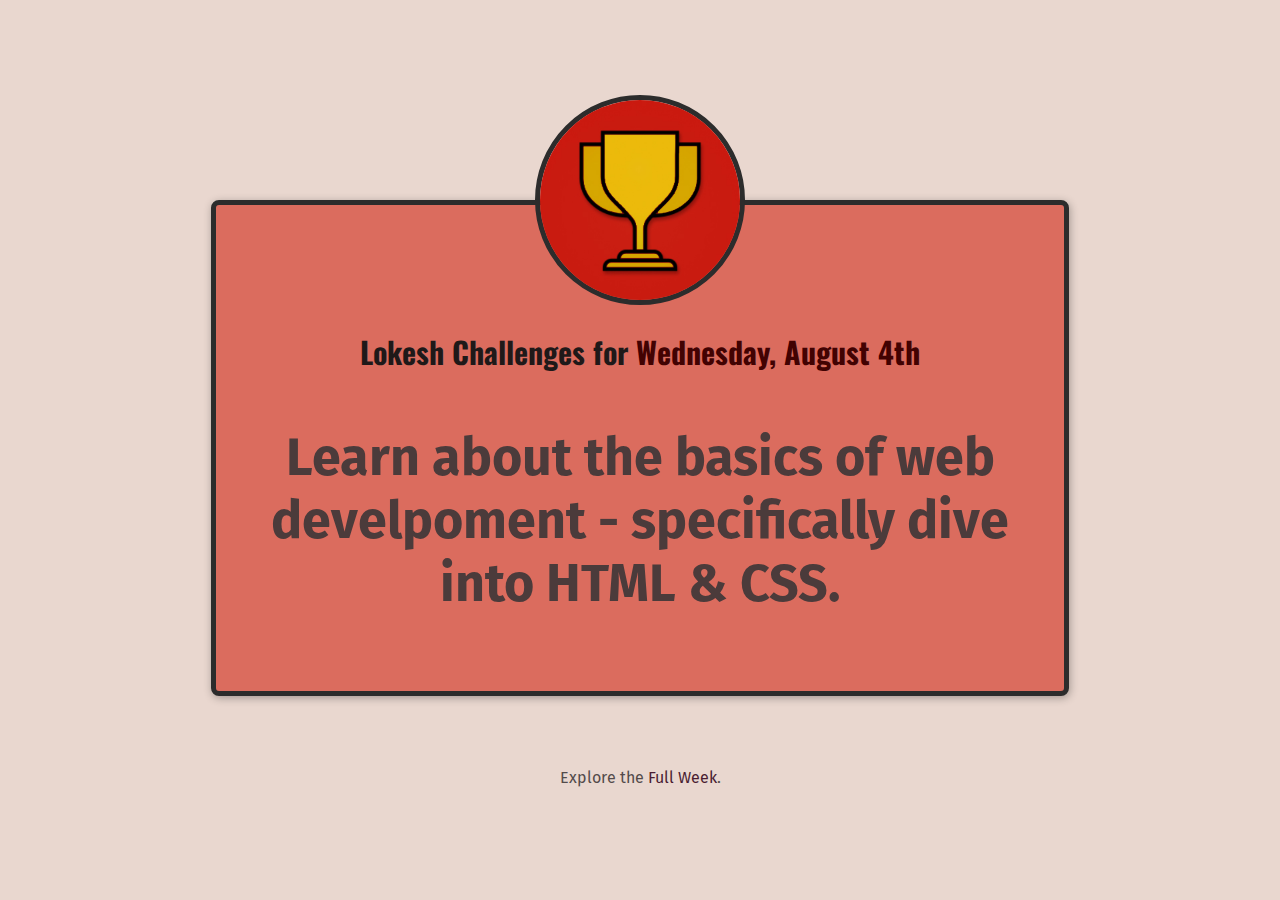
<file: 1st project/index.html>
<!DOCTYPE html>
<html>
  <head>
    <link rel="preconnect" href="https://fonts.googleapis.com" />
    <link rel="preconnect" href="https://fonts.gstatic.com" crossorigin />
    <link
      href="https://fonts.googleapis.com/css2?family=Fira+Sans:ital,wght@0,700;1,300&family=Oswald:wght@700&display=swap"
      rel="stylesheet"
    />
    <link
      href="https://fonts.googleapis.com/css2?family=Fira+Sans:ital,wght@0,700;1,400&family=Oswald:wght@700&display=swap"
      rel="stylesheet"
    />
    <link href="styles/shared.css" rel="stylesheet" />
    <link href="styles/daily-challenge.css" rel="stylesheet" />
    <title>My Daily Challenge</title>
  </head>
  <body>
    <main>
      <img src="images/challenges-trophy.jpg" alt="A tropy" />
      <h1>Lokesh Challenges for <span>Wednesday, August 4th</span></h1>
      <p id="todays-challenge">
        Learn about the basics of web develpoment - specifically dive into HTML
        & CSS.
      </p>
    </main>
    <footer>
      <p>
        Explore the
        <a href="full-week.html">Full Week</a>.
      </p>
    </footer>
  </body>
</html>
</file>
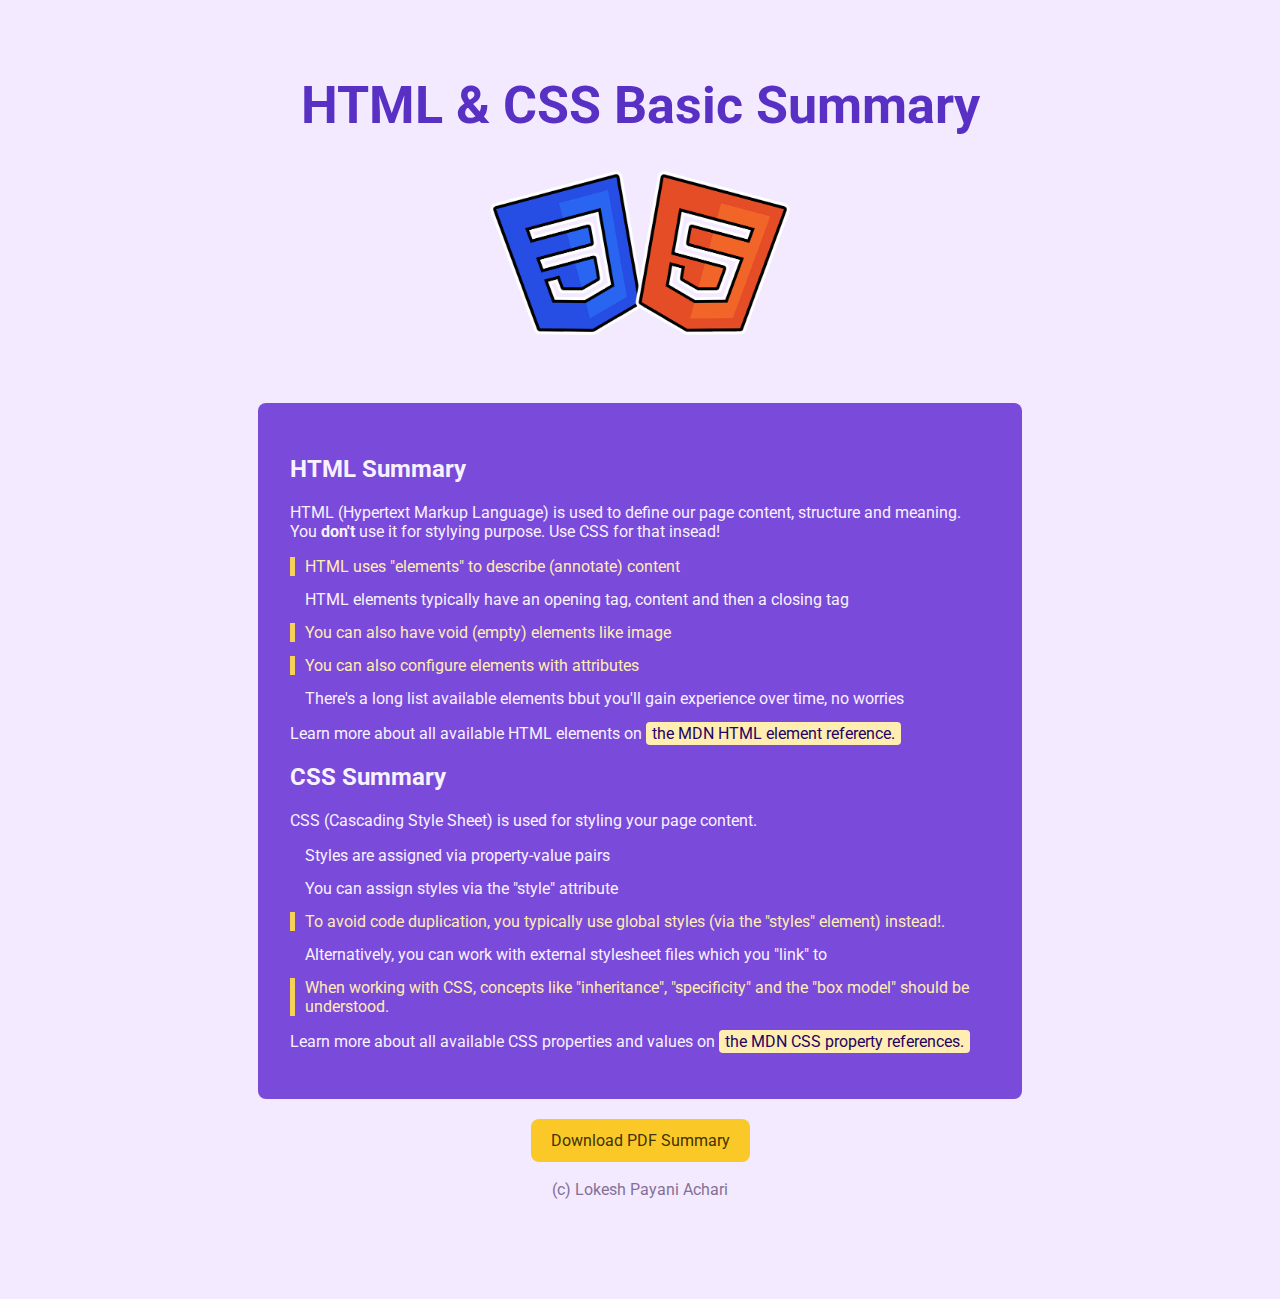
<file: 2nd Project/index.html>
<!DOCTYPE html>
<html lang="en">
  <head>
    <meta charset="UTF-8" />
    <link rel="stylesheet" href="styles/styles.css" />
    <link rel="preconnect" href="https://fonts.gstatic.com" crossorigin />
    <link
      href="https://fonts.googleapis.com/css2?family=Fira+Sans:ital,wght@0,700;1,300&family=Roboto:wght@400;900&display=swap"
      rel="stylesheet"
    />
    <title>2nd Project</title>
  </head>
  <body>
    <header>
      <h1>HTML & CSS Basic Summary</h1>
      <img src="images/html-css.png" alt="css image" />
    </header>
    <main>
      <section>
        <h2>HTML Summary</h2>
        <p>
          HTML (Hypertext Markup Language) is used to define our page content,
          structure and meaning. You <strong>don't</strong> use it for stylying
          purpose. Use CSS for that insead!
        </p>
        <ul id="html-list">
          <li class="extra-important">
            HTML uses "elements" to describe (annotate) content
          </li>
          <li>
            HTML elements typically have an opening tag, content and then a
            closing tag
          </li>
          <li class="extra-important">
            You can also have void (empty) elements like image
          </li>
          <li class="extra-important">
            You can also configure elements with attributes
          </li>
          <li>
            There's a long list available elements bbut you'll gain experience
            over time, no worries
          </li>
        </ul>
        <p>
          Learn more about all available HTML elements on
          <a href="https://developer.mozilla.org/en-US/docs/Web/HTML/Element"
            >the MDN HTML element reference.</a
          >
        </p>
      </section>
      <section>
        <h2>CSS Summary</h2>
        <p>
          CSS (Cascading Style Sheet) is used for styling your page content.
        </p>
        <ul id="css-list">
          <li>Styles are assigned via property-value pairs</li>
          <li>You can assign styles via the "style" attribute</li>
          <li class="extra-important">
            To avoid code duplication, you typically use global styles (via the
            "styles" element) instead!.
          </li>
          <li>
            Alternatively, you can work with external stylesheet files which you
            "link" to
          </li>
          <li class="extra-important">
            When working with CSS, concepts like "inheritance", "specificity"
            and the "box model" should be understood.
          </li>
        </ul>
        <p>
          Learn more about all available CSS properties and values on
          <a href="https://developer.mozilla.org/en-US/docs/Web/CSS/Reference"
            >the MDN CSS property references.</a
          >
        </p>
      </section>
    </main>
    <footer>
      <a href="pdfs/html-css-basics-summary.pdf" target="_blank"
        >Download PDF Summary</a
      >
      <p>(c) Lokesh Payani Achari</p>
    </footer>
  </body>
</html>
</file>
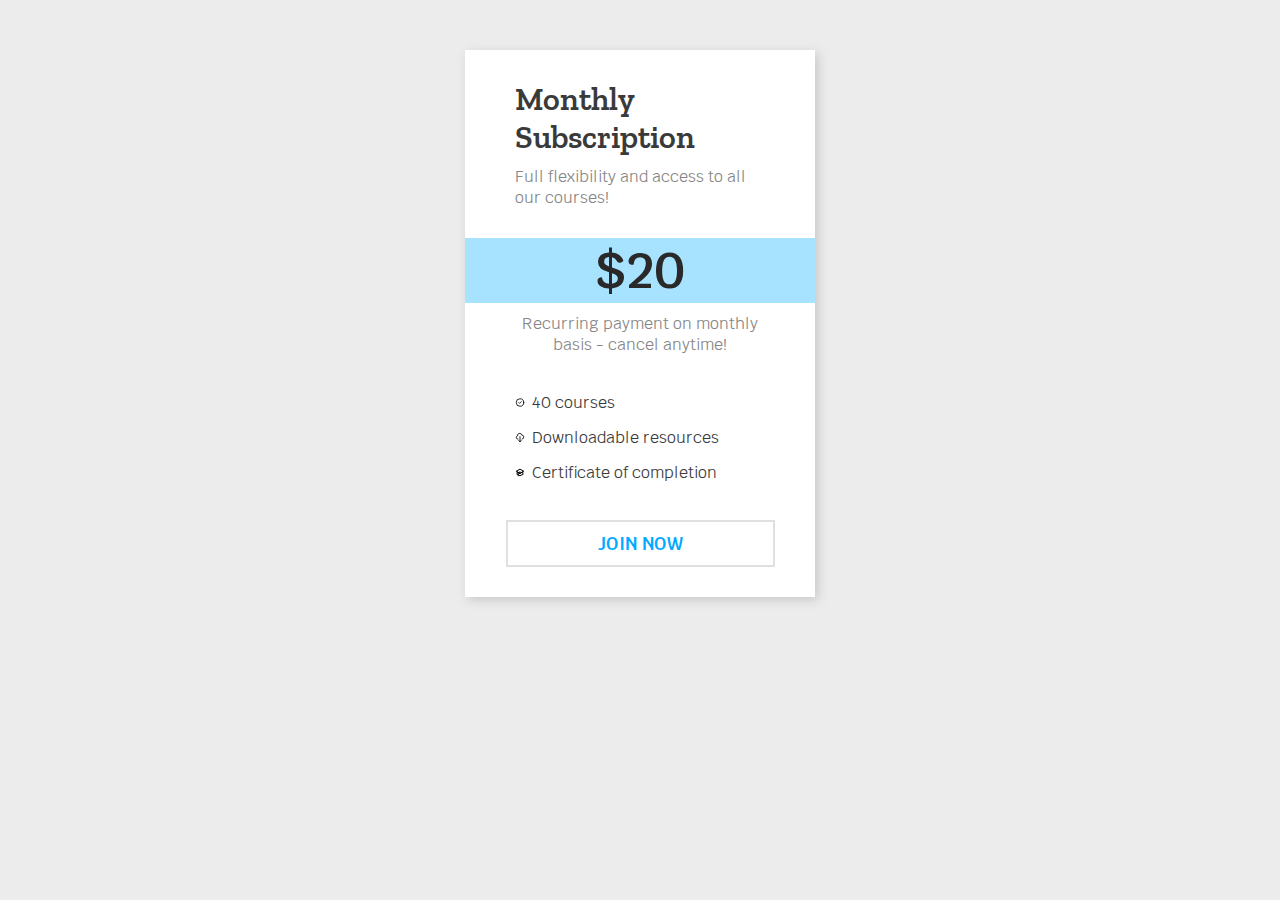
<file: BestCourses/index.html>
<!DOCTYPE html>
<html lang="en">
<head>
    <meta charset="UTF-8">
    <meta http-equiv="X-UA-Compatible" content="IE=edge">
    <meta name="viewport" content="width=device-width, initial-scale=1.0">
    <link rel="preconnect" href="https://fonts.googleapis.com">
    <link rel="preconnect" href="https://fonts.gstatic.com" crossorigin>
    <link href="https://fonts.googleapis.com/css2?family=Krub:wght@400;600&family=Zilla+Slab:wght@400;600&display=swap" rel="stylesheet">
    <link rel="stylesheet" href="styles.css">
    <title>Best Courses</title>
</head>
<body>
    <div class="card-container">
        <h1>Monthly Subscription</h1>
        <p class="card-info">Full flexibility and access to all our courses!</p>
        <p class="price">$20</p>
        <p class="price-info">Recurring payment on monthly basis - cancel anytime!</p>
        <div class="sub-details">
            <div class="sub-feature">
                <div class="icon"><svg class="w-6 h-6" fill="none" stroke="currentColor" viewBox="0 0 24 24" xmlns="http://www.w3.org/2000/svg"><path stroke-linecap="round" stroke-linejoin="round" stroke-width="2" d="M9 12l2 2 4-4m6 2a9 9 0 11-18 0 9 9 0 0118 0z"></path></svg></div>
                <p class="sub-feature-text">40 courses</p>
            </div>
            <div class="sub-feature">
                <div class="icon"><svg class="w-6 h-6" fill="none" stroke="currentColor" viewBox="0 0 24 24" xmlns="http://www.w3.org/2000/svg"><path stroke-linecap="round" stroke-linejoin="round" stroke-width="2" d="M7 16a4 4 0 01-.88-7.903A5 5 0 1115.9 6L16 6a5 5 0 011 9.9M9 19l3 3m0 0l3-3m-3 3V10"></path></svg></div>
                <p class="sub-feature-text">Downloadable resources</p>
            </div>
            <div class="sub-feature">
                <div class="icon"><svg class="w-6 h-6" fill="none" stroke="currentColor" viewBox="0 0 24 24" xmlns="http://www.w3.org/2000/svg"><path d="M12 14l9-5-9-5-9 5 9 5z"></path><path d="M12 14l6.16-3.422a12.083 12.083 0 01.665 6.479A11.952 11.952 0 0012 20.055a11.952 11.952 0 00-6.824-2.998 12.078 12.078 0 01.665-6.479L12 14z"></path><path stroke-linecap="round" stroke-linejoin="round" stroke-width="2" d="M12 14l9-5-9-5-9 5 9 5zm0 0l6.16-3.422a12.083 12.083 0 01.665 6.479A11.952 11.952 0 0012 20.055a11.952 11.952 0 00-6.824-2.998 12.078 12.078 0 01.665-6.479L12 14zm-4 6v-7.5l4-2.222"></path></svg></div>
                <p class="sub-feature-text">Certificate of completion</p>
            </div>
        </div>
        <div class="button-container">
            <a class="button" href="">Join now</a>
        </div>
        
    </div>
</body>
</html>
</file>
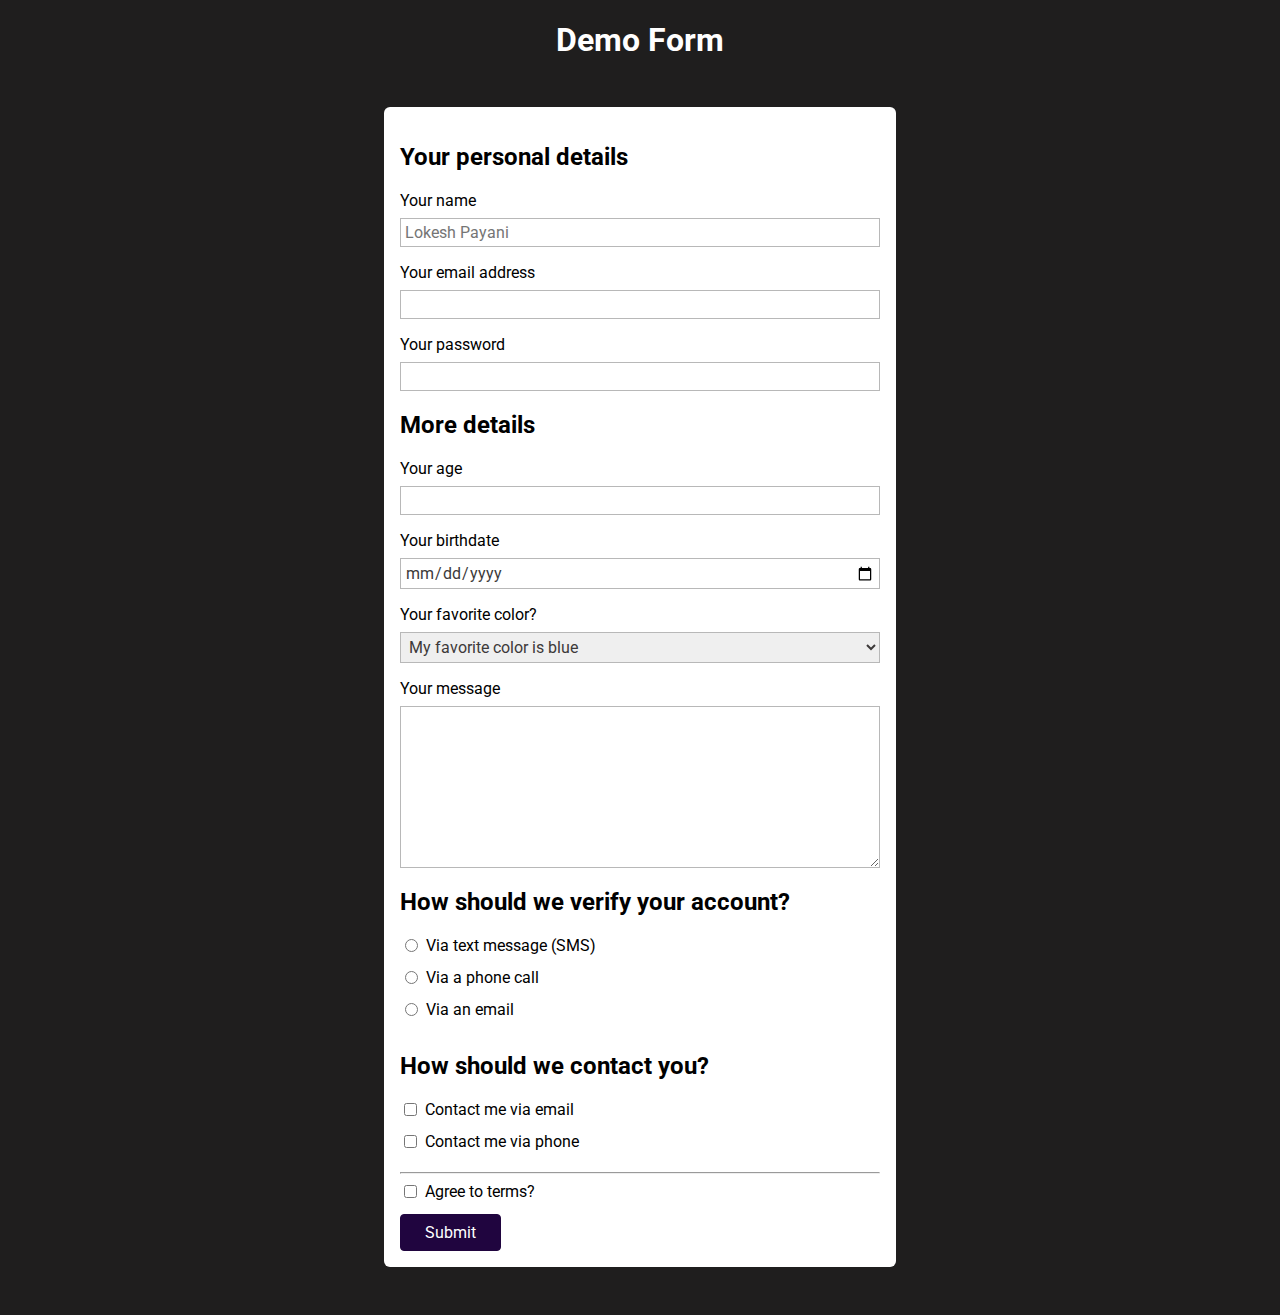
<file: Forms/index.html>
<!DOCTYPE html>
<html lang="en">
  <head>
    <meta charset="UTF-8" />
    <meta name="viewport" content="width=device-width, initial-scale=1.0" />
    <title>HTML Forms</title>
    <link rel="preconnect" href="https://fonts.gstatic.com" />
    <link
      href="https://fonts.googleapis.com/css2?family=Roboto:wght@400;700&display=swap"
      rel="stylesheet"
    />
    <link rel="stylesheet" href="styles.css" />
  </head>
  <body>
    <header>
      <h1>Demo Form</h1>
    </header>
    <main>
      <form action="/" method="GET">
        <section>
          <h2>Your personal details</h2>
          <ul>
            <li>
              <label for="username">Your name</label>
              <input type="text" name="user-name" id="username" required placeholder="Lokesh Payani" />
            </li>
            <li>
              <label for="useremail">Your email address</label>
              <input type="email" name="user-email" id="useremail" required />
            </li>
            <li>
              <label for="userpassword">Your password</label>
              <input type="password" name="user-password" id="userpassword" required minlength="7" />
            </li>
          </ul>
        </section>

        <section>
          <h2>More details</h2>
          <ul>
            <li>
              <label for="userage">Your age</label>
              <input type="number" step="1" name="user-age" id="userage" required min="18" max="100" />
            </li>
            <li>
              <label for="birthdate">Your birthdate</label>
              <input type="date" id="birthdate" name="user-birthdate" required min="1921-01-01" max="2003-01-01" />
            </li>
            <li>
              <label for="favorite-color">Your favorite color?</label>
              <select id="favorite-color" name="favorite-color">
                <option value="blue">My favorite color is blue</option>
                <option value="black">Black</option>
                <option value="red">Red</option>
              </select>
            </li>
          </ul>
        </section>

        <section>
          <label for="usermessage">Your message</label>
          <textarea id="usermessage" name="user-message" required rows="8"></textarea>
        </section>

        <section>
          <h2>How should we verify your account?</h2>
          <ul>
            <li class="form-control-inline">
              <input
                type="radio"
                name="verify"
                id="verify-text-message"
                value="text-message"
                required
              />
              <label for="verify-text-message">Via text message (SMS)</label>
            </li>
            <li class="form-control-inline">
              <input
                type="radio"
                name="verify"
                id="verify-phone"
                value="phone"
                required
              />
              <label for="verify-phone">Via a phone call</label>
            </li>
            <li class="form-control-inline">
              <input
                type="radio"
                name="verify"
                id="verify-email"
                value="email"
                required
              />
              <label for="verify-email">Via an email</label>
            </li>
          </ul>
        </section>

        <section>
          <h2>How should we contact you?</h2>
          <ul>
            <li class="form-control-inline">
              <input
                type="checkbox"
                id="contact-email"
                name="contact"
                value="email"
              />
              <label for="contact-email">Contact me via email</label>
            </li>
            <li class="form-control-inline">
              <input
                type="checkbox"
                id="contact-phone"
                name="contact"
                value="phone"
              />
              <label for="contact-phone">Contact me via phone</label>
            </li>
          </ul>
        </section>

        <hr />

        <section>
          <div class="form-control-inline">
            <input type="checkbox" id="agree-terms" name="terms" />
            <label for="agree-terms">Agree to terms?</label>
          </div>
        </section>

        <section>
          <button type="submit">Submit</button>
        </section>
      </form>
    </main>
  </body>
</html>
</file>
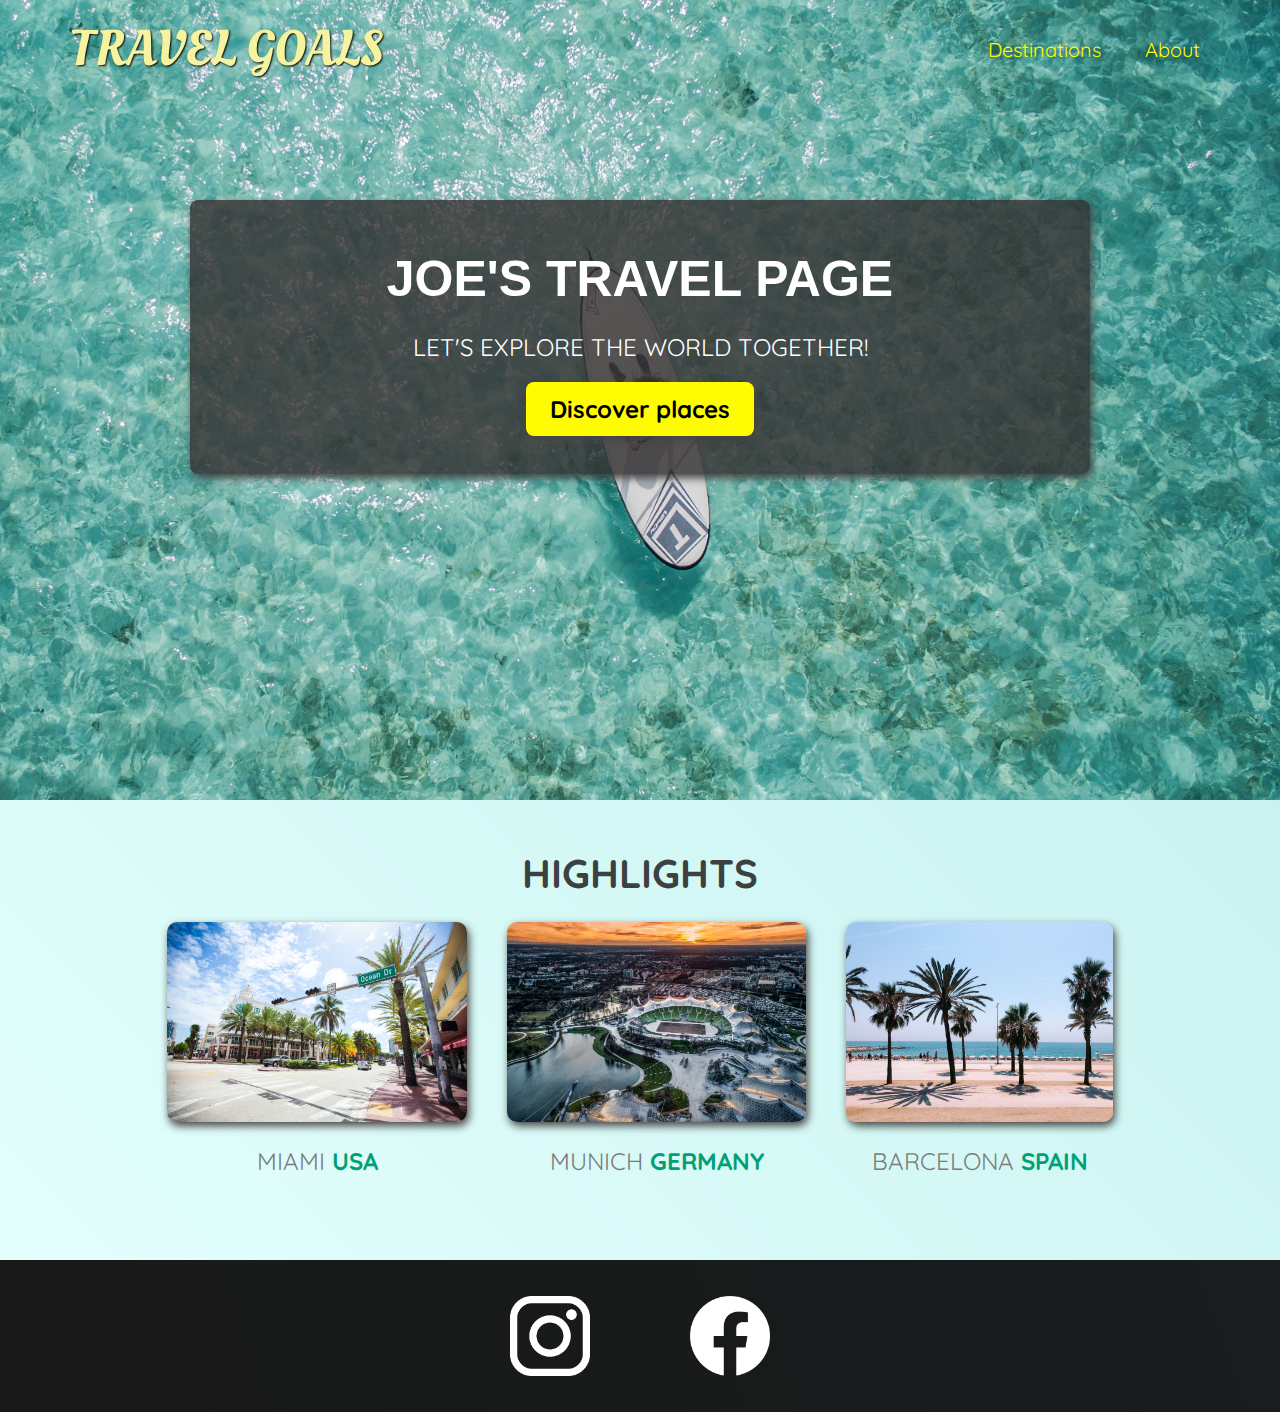
<file: travel-page/index.html>
<!DOCTYPE html>
<html lang="en">
  <head>
    <meta charset="UTF-8" />
    <link
      href="https://fonts.googleapis.com/css2?family=Raleway:wght@700&family=Oleo+Script:wght@700&family=Quicksand:wght@300;500&display=swap"
      rel="stylesheet"
    />
    <link rel="stylesheet" href="shared.css" />
    <link rel="stylesheet" href="styles.css" />
    <title>Travel Goals</title>
  </head>
  <body>
    <header>
      <div id="page-logo">
        <a href="index.html">Travel Goals</a>
      </div>
      <nav>
        <ul>
          <li><a href="places.html">Destinations</a></li>
          <li><a href="">About</a></li>
        </ul>
      </nav>
    </header>
    <main>
      <section id="hero">
        <div id="hero-content">
          <h1>Joe's Travel Page</h1>
          <p>Let's explore the world together!</p>
          <a href="places.html">Discover places</a>
        </div>
      </section>
      <section id="highlights">
        <h2>Highlights</h2>
        <ul id="destinations">
          <li class="destination">
            <img
              src="./images/places/miami.jpg"
              alt="Miami streets on sunny day"
            />
            <p>MIAMI <strong>USA</strong></p>
          </li>
          <li class="destination">
            <img
              src="./images/places/munich.jpg"
              alt="Munich stadium in winter"
            />
            <p>Munich <strong>Germany</strong></p>
          </li>
          <li class="destination">
            <img
              src="./images/places/barcelona.jpg"
              alt=" Plam beach in Barcelona"
            />
            <p>Barcelona <strong>Spain</strong></p>
          </li>
        </ul>
      </section>
    </main>
    <footer>
      <ul>
        <li>
          <a href="https://www.instagram.com"
            ><img src="./images/icons/insta.png" alt="Instagram logo"
          /></a>
        </li>
        <li>
          <a href="https://www.facebook.com"
            ><img src="./images/icons/facebook.png" alt="Facebook logo"
          /></a>
        </li>
      </ul>
    </footer>
  </body>
</html>
</file>
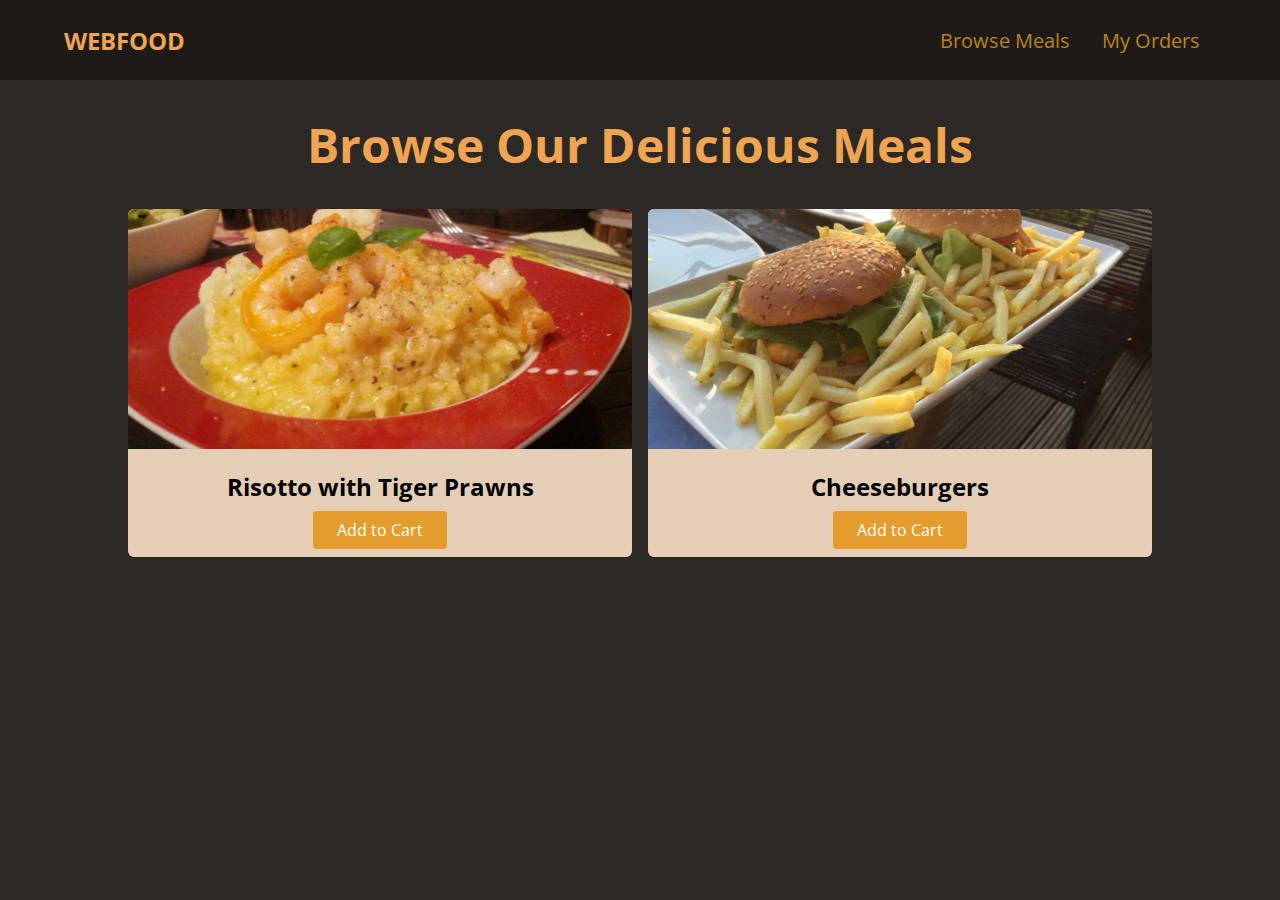
<file: webfood/index.html>
<!DOCTYPE html>
<html lang="en">
  <head>
    <meta charset="UTF-8" />
    <meta http-equiv="X-UA-Compatible" content="IE=edge" />
    <meta name="viewport" content="width=device-width, initial-scale=1.0" />
    <title>WebFood</title>
    <link rel="preconnect" href="https://fonts.gstatic.com" />
    <link
      href="https://fonts.googleapis.com/css2?family=Open+Sans:wght@400;700&display=swap"
      rel="stylesheet"
    />
    <link rel="stylesheet" href="styles.css">
  </head>
  <body>
    <header id="main-header">
      <a href="index.html" id="logo">WebFood</a>
      <nav>
        <ul>
          <li>
            <a href="">Browse Meals</a>
          </li>
          <li>
            <a href="">My Orders</a>
          </li>
        </ul>
      </nav>
      <a href="#side-drawer" class="menu-btn">
        <span></span>
        <span></span>
        <span></span>
      </a>
    </header>
    <aside id="side-drawer">
      <header>
        <a href="#" class="menu-btn">
          <span></span>
          <span></span>
          <span></span>
        </a>
      </header>
      <nav>
        <ul>
          <li>
            <a href="">Browse Meals</a>
          </li>
          <li>
            <a href="">My Orders</a>
          </li>
        </ul>    
      </nav>
    </aside>
    <main>
      <h1>Browse Our Delicious Meals</h1>
      <section id="latest-products">
        <ul>
          <li class="food-item">
            <article>
              <img
                src="images/risotto.jpg"
                alt="Delicious risotto with tiger prawns"
              />
              <div class="food-item-content">
                <h2>Risotto with Tiger Prawns</h2>
                <a href="" class="btn">Add to Cart</a>
              </div>
            </article>
          </li>
          <li class="food-item">
            <article>
              <img
                src="images/cheeseburgers.jpg"
                alt="Classic cheeseburgers with fries"
              />
              <div class="food-item-content">
                <h2>Cheeseburgers</h2>
                <a href="" class="btn">Add to Cart</a>
              </div>
            </article>
          </li>
        </ul>
      </section>
    </main>
  </body>
</html>
</file>
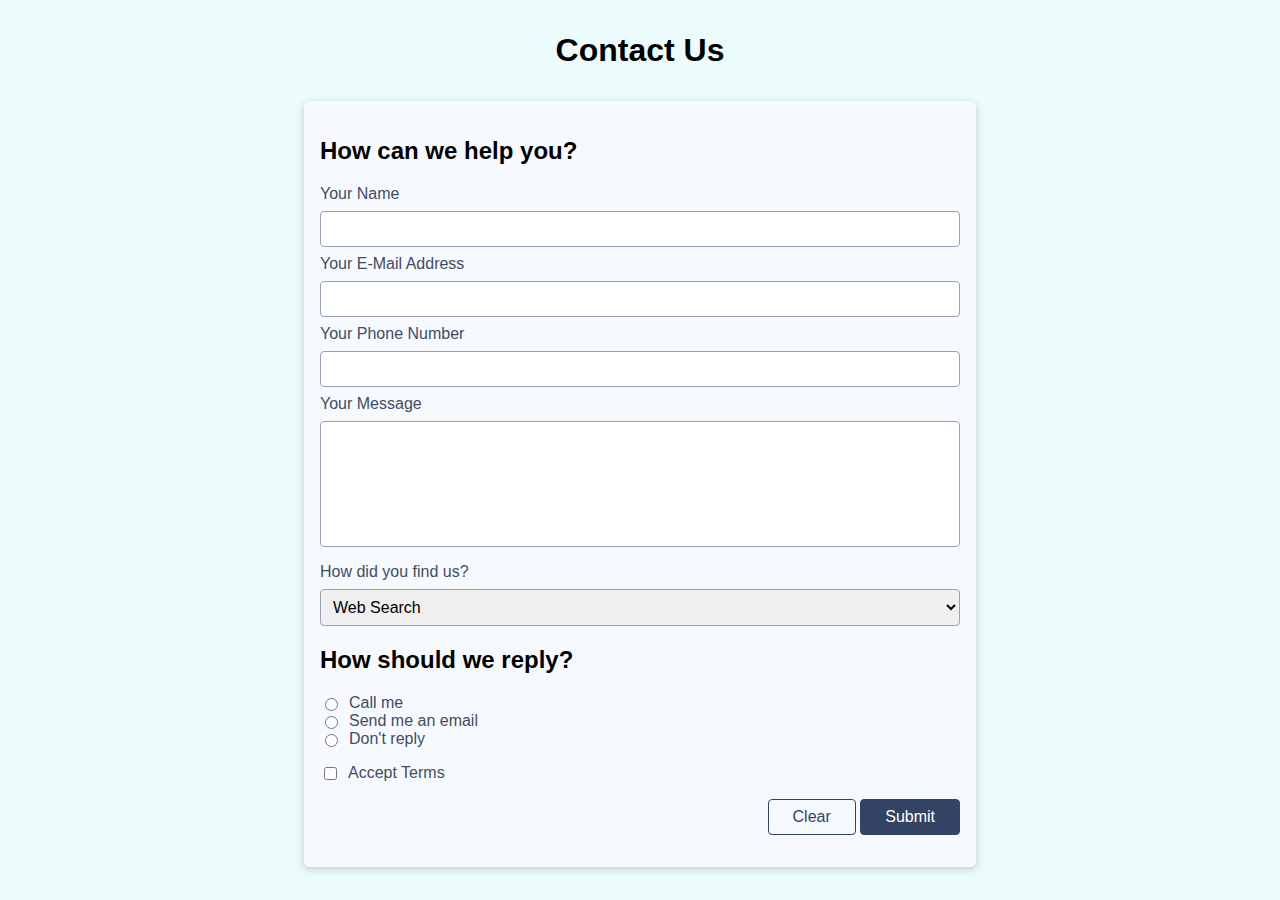
<file: Forms/challange/index.html>
<!DOCTYPE html>
<html lang="en">
  <head>
    <meta charset="UTF-8" />
    <meta name="viewport" content="width=device-width, initial-scale=1.0" />
    <title>Forms Challenge</title>
    <link rel="stylesheet" href="styles.css" />
  </head>
  <body>
    <header>
      <h1>Contact Us</h1>
    </header>
    <main>
      <form action="/challenge" method="GET">
        <section>
          <h2>How can we help you?</h2>
          <ul>
            <li>
              <label for="username">Your Name</label>
              <input type="text" id="username" name="username" required />
            </li>
            <li>
              <label for="email">Your E-Mail Address</label>
              <input type="email" id="email" name="email" required />
            </li>
            <li>
              <label for="phone">Your Phone Number</label>
              <input
                type="tel"
                id="phone"
                name="phone"
                required
                minlength="5"
              />
            </li>
            <li>
              <label for="message">Your Message</label>
              <textarea
                id="message"
                name="message"
                required
                minlength="10"
                maxlength="200"
                rows="6"
              ></textarea>
            </li>
          </ul>
        </section>
        <section>
          <label for="channel">How did you find us?</label>
          <select name="channel" id="channel" required>
            <option value="search">Web Search</option>
            <option value="word-of-mouth">Word of Mouth</option>
            <option value="other">Other</option>
          </select>
        </section>
        <section>
          <h2>How should we reply?</h2>
          <ul>
            <li class="inline-control">
              <input
                type="radio"
                name="reply"
                id="reply-phone"
                value="phone"
                required
              />
              <label for="reply-phone">Call me</label>
            </li>
            <li class="inline-control">
              <input
                type="radio"
                name="reply"
                id="reply-email"
                value="email"
                required
              />
              <label for="reply-email">Send me an email</label>
            </li>
            <li class="inline-control">
              <input
                type="radio"
                name="reply"
                id="reply-none"
                value="none"
                required
              />
              <label for="reply-none">Don't reply</label>
            </li>
          </ul>
        </section>
        <section class="inline-control">
          <input
            type="checkbox"
            name="accept-terms"
            id="accept-terms"
            required
          />
          <label for="accept-terms">Accept Terms</label>
        </section>
        <section id="form-actions">
          <button type="reset" class="btn-empty">Clear</button>
          <button type="submit" class="btn-filled">Submit</button>
        </section>
      </form>
    </main>
  </body>
</html>
</file>
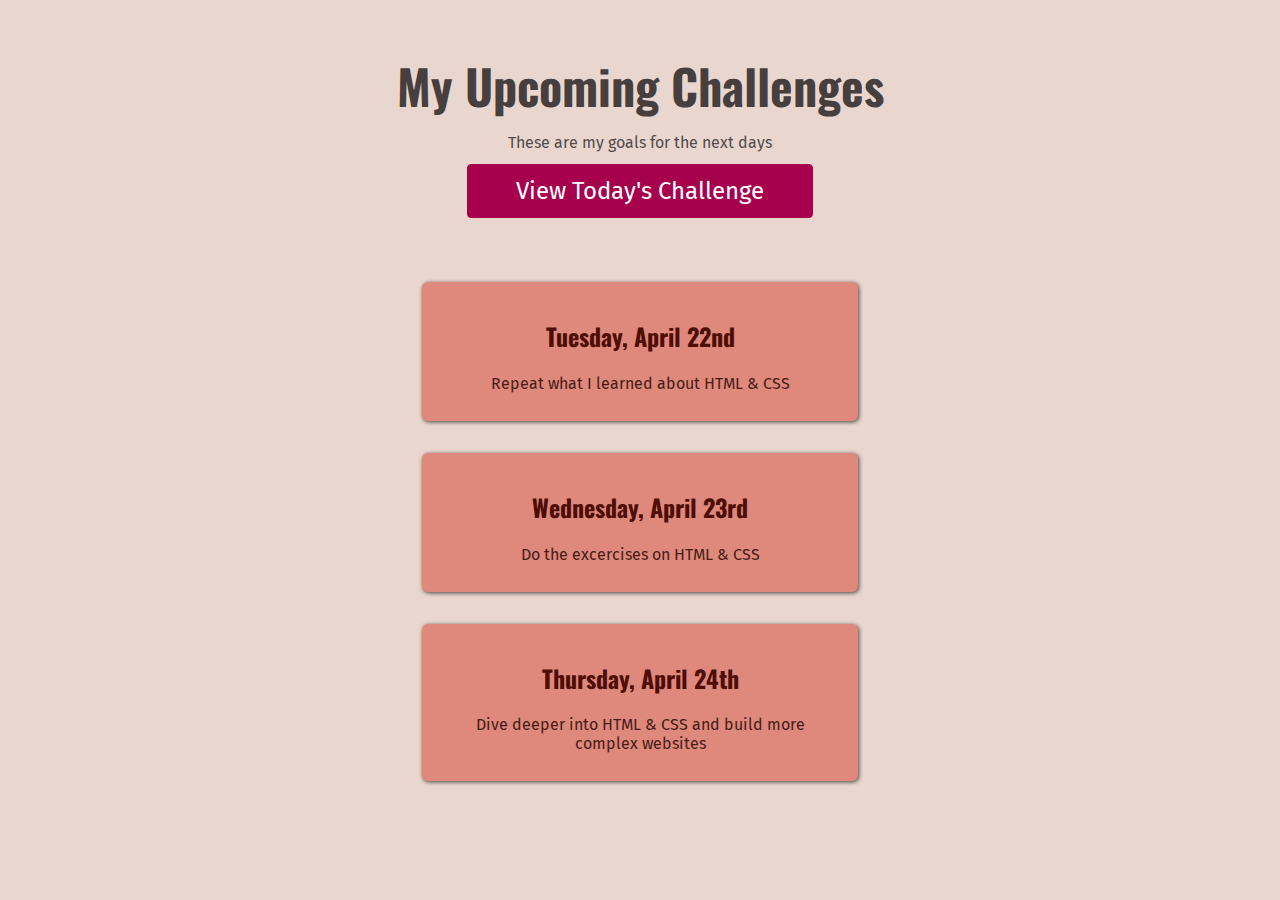
<file: 1st project/full-week.html>
<!DOCTYPE html>
<html lang="en">
  <head>
    <meta charset="UTF-8" />
    <link rel="preconnect" href="https://fonts.googleapis.com" />
    <link rel="preconnect" href="https://fonts.gstatic.com" crossorigin />
    <link
      href="https://fonts.googleapis.com/css2?family=Fira+Sans:ital,wght@0,700;1,300&family=Oswald:wght@700&display=swap"
      rel="stylesheet"
    />
    <link
      href="https://fonts.googleapis.com/css2?family=Fira+Sans:ital,wght@0,700;1,400&family=Oswald:wght@700&display=swap"
      rel="stylesheet"
    />
    <link href="styles/shared.css" rel="stylesheet" />
    <link href="styles/full-week.css" rel="stylesheet" />
    <title>My Upcoming challenges</title>
  </head>
  <body>
    <header>
      <h1>My Upcoming Challenges</h1>
      <p id="description">These are my goals for the next days</p>
      <a href="index.html">View Today's Challenge</a>
    </header>
    <main>
      <ol>
        <li>
          <h2>Tuesday, April 22nd</h2>
          <p class="daily-goal">Repeat what I learned about HTML & CSS</p>
        </li>
        <li>
          <h2>Wednesday, April 23rd</h2>
          <p class="daily-goal">Do the excercises on HTML & CSS</p>
        </li>
        <li>
          <h2>Thursday, April 24th</h2>
          <p class="daily-goal">Dive deeper into HTML & CSS and build more complex websites</p>
        </li>
      </ol>
    </main>
  </body>
</html>
</file>
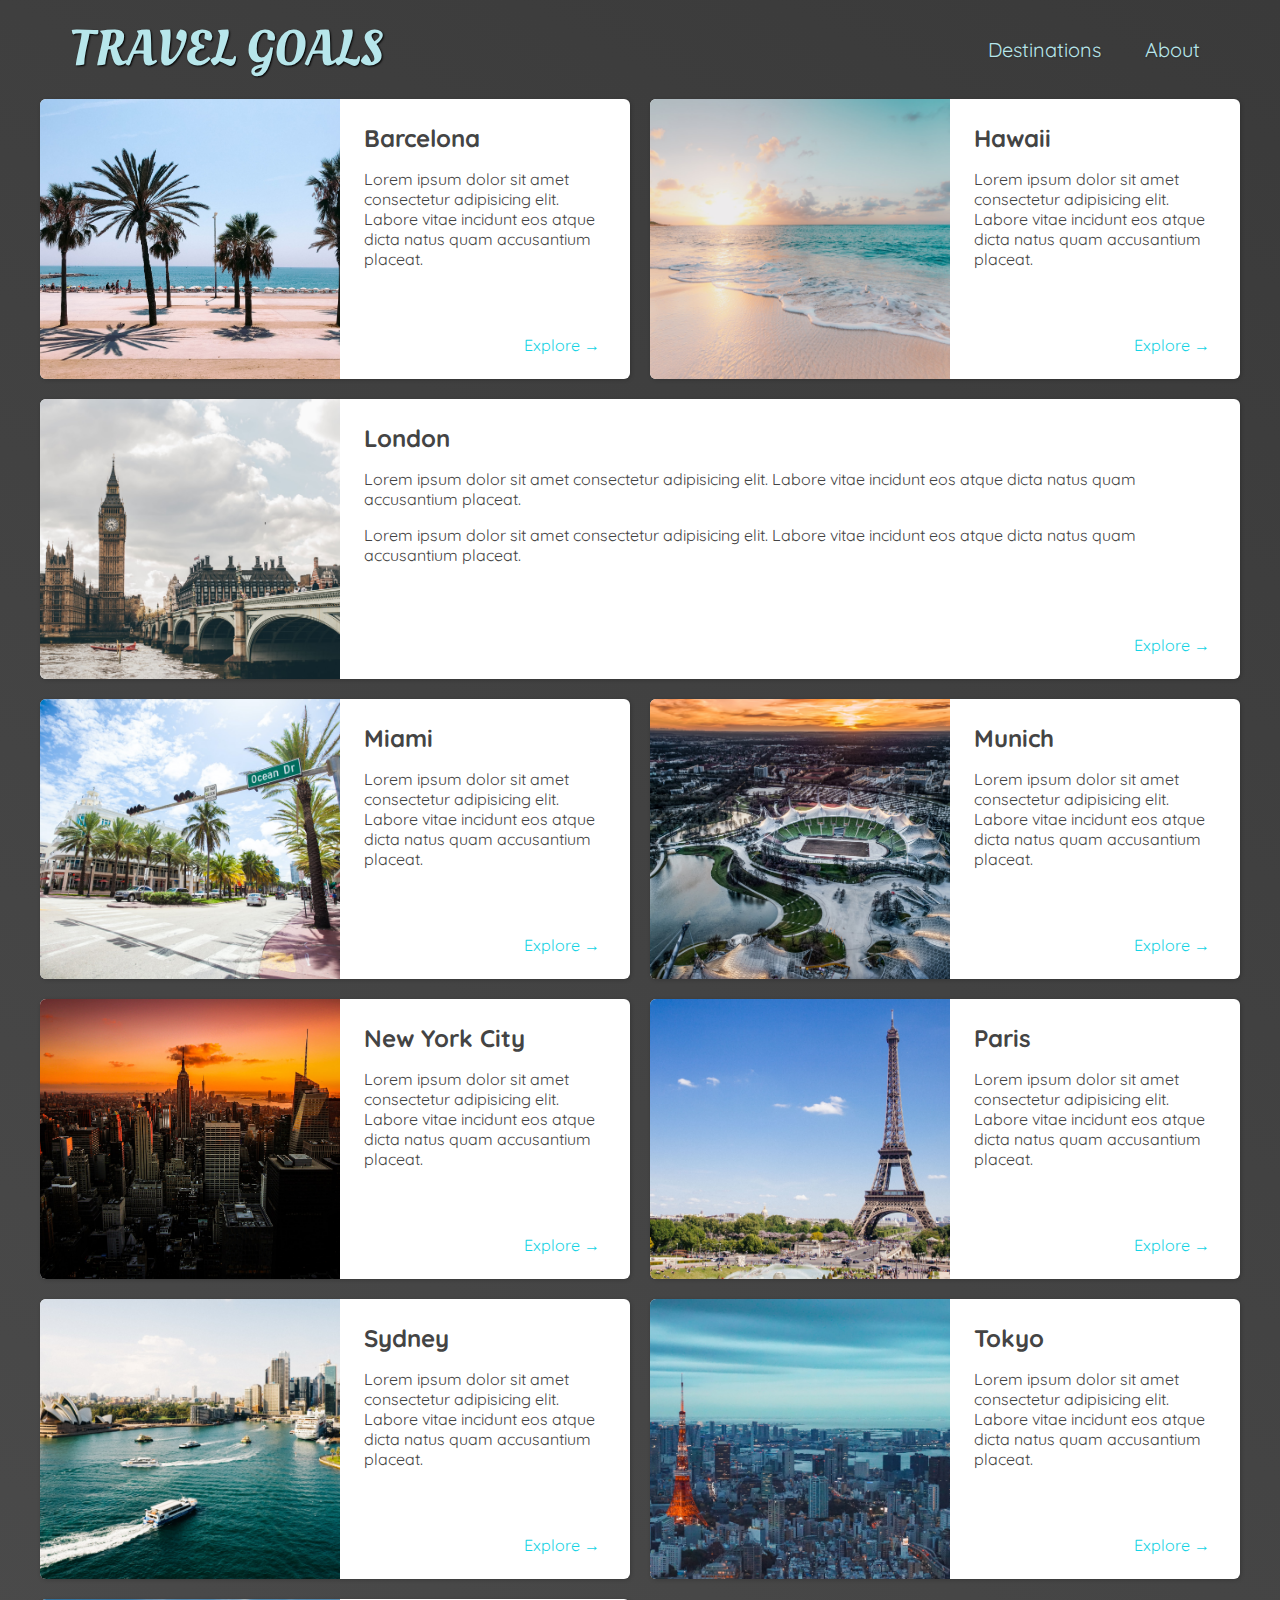
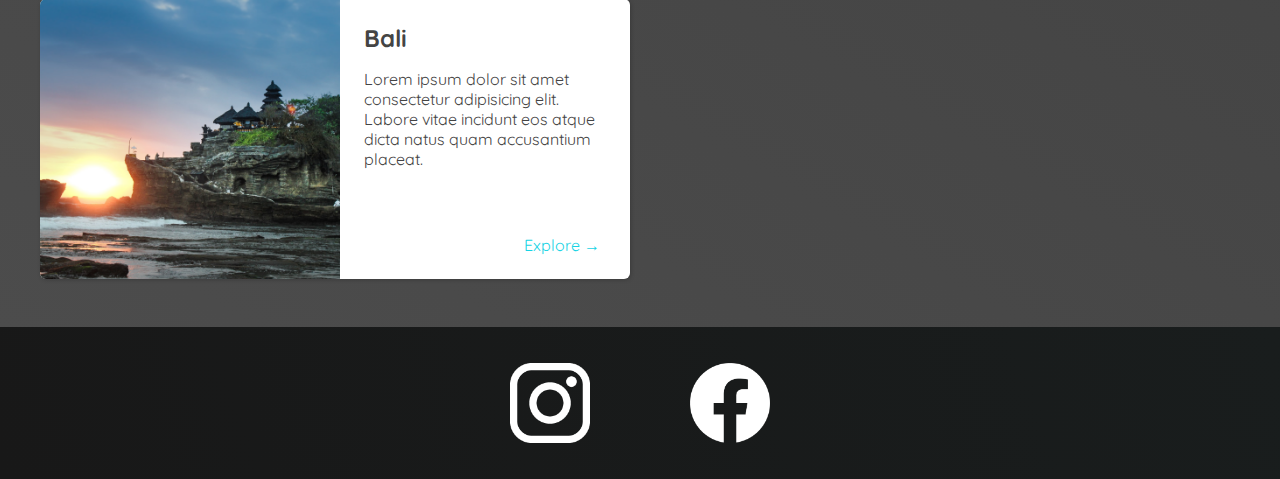
<file: travel-page/places.html>
<!DOCTYPE html>
<html lang="en">
  <head>
    <meta charset="UTF-8" />
    <link
      href="https://fonts.googleapis.com/css2?family=Raleway:wght@700&family=Oleo+Script:wght@700&family=Quicksand:wght@300;500&display=swap"
      rel="stylesheet"
    />
    <link rel="stylesheet" href="shared.css" />
    <link rel="stylesheet" href="places.css" />
    <title>Travel Goals</title>
  </head>
  <body>
    <header>
      <div id="page-logo">
        <a href="index.html">Travel Goals</a>
      </div>
      <nav>
        <ul>
          <li><a href="places.html">Destinations</a></li>
          <li><a href="">About</a></li>
        </ul>
      </nav>
    </header>
    <main>
      <ul>
        <li>
          <img src="./images/places/barcelona.jpg" alt="City of Barcelona" />
          <div class="item-content">
            <div>
              <h2>Barcelona</h2>
              <p>
                Lorem ipsum dolor sit amet consectetur adipisicing elit. Labore
                vitae incidunt eos atque dicta natus quam accusantium placeat.
              </p>
            </div>
            <div class="actions">
              <a href="https://en.wikipedia.org/wiki/Barcelona">Explore &#x2192</a>
            </div>
          </div>
        </li>
        <li>
          <img src="images/places/hawaii.jpg" alt="Hawaii beach" />
          <div class="item-content">
            <div>
              <h2>Hawaii</h2>
              <p>
                Lorem ipsum dolor sit amet consectetur adipisicing elit. Labore
                vitae incidunt eos atque dicta natus quam accusantium placeat.
              </p>
            </div>
            <div class="actions">
              <a href="https://en.wikipedia.org/wiki/Hawaii">Explore &#x2192</a>
            </div>
          </div>
        </li>
        <li>
          <img src="images/places/london.jpg" alt="London city" />
          <div class="item-content">
            <div>
              <h2>London</h2>
              <p>
                Lorem ipsum dolor sit amet consectetur adipisicing elit. Labore
                vitae incidunt eos atque dicta natus quam accusantium placeat.
              </p>
              <p>
                Lorem ipsum dolor sit amet consectetur adipisicing elit. Labore
                vitae incidunt eos atque dicta natus quam accusantium placeat.
              </p>
            </div>
            <div class="actions">
              <a href="https://en.wikipedia.org/wiki/London">Explore &#x2192</a>
            </div>
          </div>
        </li>
        <li>
          <img src="images/places/miami.jpg" alt="Miami streets" />
          <div class="item-content">
            <div>
              <h2>Miami</h2>
              <p>
                Lorem ipsum dolor sit amet consectetur adipisicing elit. Labore
                vitae incidunt eos atque dicta natus quam accusantium placeat.
              </p>
            </div>
            <div class="actions">
              <a href="https://en.wikipedia.org/wiki/Miami">Explore &#x2192</a>
            </div>
          </div>
        </li>
        <li>
          <img src="images/places/munich.jpg" alt="Munich football stadium" />
          <div class="item-content">
            <div>
              <h2>Munich</h2>
              <p>
                Lorem ipsum dolor sit amet consectetur adipisicing elit. Labore
                vitae incidunt eos atque dicta natus quam accusantium placeat.
              </p>
            </div>
            <div class="actions">
              <a href="https://en.wikipedia.org/wiki/Munich">Explore &#x2192</a>
            </div>
          </div>
        </li>
        <li>
          <img src="images/places/new-york-city.jpg" alt="New York City skyline" />
          <div class="item-content">
            <div>
              <h2>New York City</h2>
              <p>
                Lorem ipsum dolor sit amet consectetur adipisicing elit. Labore
                vitae incidunt eos atque dicta natus quam accusantium placeat.
              </p>
            </div>
            <div class="actions">
              <a href="https://en.wikipedia.org/wiki/New_York_City"
                >Explore &#x2192</a
              >
            </div>
          </div>
        </li>
        <li>
          <img src="images/places/paris.jpg" alt="Paris city" />
          <div class="item-content">
            <div>
              <h2>Paris</h2>
              <p>
                Lorem ipsum dolor sit amet consectetur adipisicing elit. Labore
                vitae incidunt eos atque dicta natus quam accusantium placeat.
              </p>
            </div>
            <div class="actions">
              <a href="https://en.wikipedia.org/wiki/Paris">Explore &#x2192</a>
            </div>
          </div>
        </li>
        <li>
          <img src="images/places/sydney.jpg" alt="Sydney beach" />
          <div class="item-content">
            <div>
              <h2>Sydney</h2>
              <p>
                Lorem ipsum dolor sit amet consectetur adipisicing elit. Labore
                vitae incidunt eos atque dicta natus quam accusantium placeat.
              </p>
            </div>
            <div class="actions">
              <a href="https://en.wikipedia.org/wiki/Sydney">Explore &#x2192</a>
            </div>
          </div>
        </li>
        <li>
          <img src="images/places/tokyo.jpg" alt="Tokyo skyline" />
          <div class="item-content">
            <div>
              <h2>Tokyo</h2>
              <p>
                Lorem ipsum dolor sit amet consectetur adipisicing elit. Labore
                vitae incidunt eos atque dicta natus quam accusantium placeat.
              </p>
            </div>
            <div class="actions">
              <a href="https://en.wikipedia.org/wiki/Tokyo">Explore &#x2192</a>
            </div>
          </div>
        </li>
        <li>
          <img src="images/places/bali.jpg" alt="Bali beach" />
          <div class="item-content">
            <div>
              <h2>Bali</h2>
              <p>
                Lorem ipsum dolor sit amet consectetur adipisicing elit. Labore
                vitae incidunt eos atque dicta natus quam accusantium placeat.
              </p>
            </div>
            <div class="actions">
              <a href="https://en.wikipedia.org/wiki/Bali">Explore &#x2192</a>
            </div>
          </div>
        </li>
      </ul>
    </main>
    <footer>
      <ul>
        <li>
          <a href="https://www.instagram.com">
            <img src="images/icons/insta.png" alt="Instagram logo"
          /></a>
        </li>
        <li>
          <a href="https://www.facebook.com">
            <img src="images/icons/facebook.png" alt="Facebook logo"
          /></a>
        </li>
      </ul>
    </footer>
  </body>
</html>
</file>
<file: 1st project/styles/shared.css>
body {
    text-align: center;
    background-color: rgb(233, 215, 207);
    color:rgb(83, 75, 75);
    margin: 50px;
  }
  h1 {
    font-family: "Oswald";
  }
  
  p {
    font-family: "Fira sans";
  }
  
  a {
    font-family: "Fira sans";
    color: rgb(27, 81, 197);
    text-decoration: none;
  }
  
  a:hover {
    text-decoration: underline;
  }  

  #todays-challenge {
    color: rgb(170, 96, 83);
    font-weight: bold;
    font-size: 52px;
  }
  
  #todays-challenge2 {
    color: rgb(199, 77, 46);
    font-weight: 500;
    font-size: 52px;
  }
</file>
<file: 1st project/styles/daily-challenge.css>
main {
  width: 800px;
  margin: 200px auto 72px auto;
  background-color: rgb(219, 108, 94);
  padding: 24px;
  border: 5px solid rgb(44, 44, 44);
  border-radius: 8px;
  box-shadow: 1px 2px 8px rgba(0, 0, 0, 0.3);
}
img {
  width: 200px;
  height: 200px;
  border-radius: 100%;
  border: 5px solid rgb(44, 44, 44);
  margin-top: -134px;
}

h1 {
  font-size: 30px;
  color: rgb(31, 25, 25);
}

a {
  color: rgb(73, 29, 50);
}

span {
  color: rgb(66, 2, 2);
}

#todays-challenge {
  color: rgb(75, 59, 59);
  font-weight: bold;
  font-size: 52px;
}
</file>
<file: 2nd Project/styles/styles.css>
body {
  font-family: "Roboto", sans-serif;
  background-color: rgb(244, 234, 255);
}

h1 {
  font-size: 52px;
  color: rgb(88, 49, 196);
}

header {
  text-align: center;
  padding: 32px;
}

header img {
  width: 300px;
}

main {
  background-color: rgb(122, 74, 218);
  padding: 32px;
  width: 700px;
  margin: 32px auto;
  border-radius: 8px;
  color: rgb(248, 241, 255);
}

ul {
  margin: 0;
  padding: 0;
  list-style: none;
}

li {
  margin: 14px 0;
  padding-left: 10px;
  border-left: 5px solid transparent;
}

a {
  text-decoration: none;
  color: rgb(36, 3, 102);
  background-color: rgb(255, 237, 177);
  padding: 2px 6px;
  border-radius: 4px;
}

a:hover,
a:active {
    background-color: rgb(250, 201, 39);
}

footer {
    text-align: center;
    margin-bottom: 100px;
}

footer p {
    color: rgb(131, 113, 149);
    margin-top: 30px;
}

footer a {
    padding: 12px 20px;
    border-radius: 8px;
    background-color: rgb(250, 201, 39);
    color: rgb(66, 51, 4);
}

footer a:hover,
footer a:active {
    background-color: rgb(255, 209, 85);
}

.extra-important {
  color: rgb(255, 237, 177);
  border-color: rgb(247, 209, 85);
}

.highlight {
  font-weight: bold;
}
</file>
<file: BestCourses/styles.css>
html {
  --color-gray-100: rgb(236, 236, 236);
  --color-gray-400: rgb(134, 134, 134);
  --color-gray-600: rgb(58, 58, 58);
  --color-gray-900: rgb(41, 41, 41);

  --color-primary-300: rgb(167, 226, 255);
  --color-primary-700: rgb(0, 170, 255);

  --size-1: 18px;
  --size-5 : 50px;

  background-color: var(--color-gray-100);
  font-family: "Krub", sans-serif;
  font-weight: 400;
}

.card-container {
  background-color: rgb(255, 255, 255);
  width: 350px;
  margin: 50px auto;
  box-shadow: 3px 3px 10px rgb(201, 200, 200);
  transition: transform 0.5s ease-out;
}

.card-container:hover {
  transform: scale(1.05);
}

h1 {
  color: var(--color-gray-600);
  text-align: left;
  padding: 30px 50px 0px 50px;
  margin: 10px 0;
  font-family: "Zilla Slab", serif;
  font-weight: 600;
}

.card-info {
  color: var(--color-gray-400);
  text-align: left;
  padding: 0 50px;
  margin: 10px 0 30px 0;
}

.price {
  color:  var(--color-gray-900);
  background-color: var(--color-primary-300);
  text-align: center;
  margin: 30px auto 10px auto;
  font-size:var(--size-5);
  font-weight: 600;
}

.price-info {
  color: var(--color-gray-400);
  text-align: center;
  margin: 10px 0 30px 0;
  padding: 0 50px;
}

.sub-details {
  width: 300px;
  margin: 30px 50px;
}

.sub-feature {
  display: flex;
}

.icon {
  display: flex;
  width: 10px;
}

.sub-feature-text {
  color: var(--color-gray-600);
  padding: 2px;
  margin: 5px;
}

.button-container {
  text-align: center;
  margin: 30px 0 0 0;
}

.button {
  color: var(--color-primary-700);
  text-decoration: none;
  text-transform: uppercase;
  display: inline-block;
  width: 70%;
  padding: 10px;
  margin: 0 0 30px 0;
  border: 2px solid rgb(224, 224, 224);
  font-size: var(--size-1);
  font-weight: 600;
}

.button:hover {
  color: white;
  background-color: var(--color-primary-700);
  border: 2px solid rgb(255, 255, 255);
}
</file>
<file: Forms/styles.css>
body {
    background-color: rgb(31, 30, 30);
    font-family: 'Roboto', sans-serif;
  }
  
  h1 {
    text-align: center;
    color: white;
  }
  
  ul {
    list-style: none;
    margin: 0;
    padding: 0;
  }
  
  form {
    width: 30rem;
    margin: 3rem auto;
    background-color: rgb(255, 255, 255);
    padding: 1rem;
    border-radius: 6px;
  }
  
  label {
    margin-bottom: 0.5rem;
    display: block;
  }
  
  input,
  textarea,
  select {
    width: 100%;
    display: block;
    margin-bottom: 1rem;
    box-sizing: border-box;
    font: inherit;
    border: 1px solid rgb(184, 184, 184);
    padding: 0.25rem;
    color: rgb(61, 58, 58);
  }
  
  textarea {
    resize: vertical;
  }
  
  input:focus,
  textarea:focus {
    background-color: rgb(219, 190, 253);
    color: rgb(32, 5, 63);
    border-color: rgb(32, 5, 63);
  }
  /* 
  input:invalid,
  textarea:invalid {
    background-color: rgb(255, 224, 224);
    border-color: rgb(182, 0, 0);
  }  */
  
  button {
    display: block;
    font: inherit;
    background-color: rgb(32, 5, 63);
    color: white;
    border: 1px solid rgb(32, 5, 63);
    padding: 0.5rem 1.5rem;
    border-radius: 4px;
    cursor: pointer;
  }
  
  button:hover {
    background-color: rgb(52, 14, 95);
    border-color: rgb(52, 14, 95);
  }
  
  .form-control-inline {
    display: flex;
  }
  
  .form-control-inline input {
    width: auto;
    margin-right: 0.5rem;
  }
</file>
<file: travel-page/shared.css>
body {
  font-family: "Quicksand", sans-serif;
  margin: 0;
}

header {
  display: flex;
  justify-content: space-between;
  align-items: center;
  margin: 15px 60px;
  position: absolute;
  width: 90%;
  box-sizing: border-box;
}

ul {
  list-style: none;
  margin: 0;
  padding: 0;
}

#page-logo a {
  padding: 10px;
  font-family: "Oleo script", sans-serif;
  color: rgb(245, 243, 160);
  font-size: 50px;
  text-decoration: none;
  text-transform: uppercase;
  text-shadow: 1px 1px 2px rgb(0, 0, 0);
}

header ul {
  display: flex;
}

header li {
  margin-left: 20px;
}

header a {
  color: rgb(255, 251, 0);
  text-decoration: none;
  font-size: 20px;
  padding: 12px;
  text-shadow: 1px 1px 2px rgba(0, 0, 0, 0.2);
  border-radius: 6px;
}

header nav a:hover {
  color: rgb(77, 77, 77);
  background-color: rgb(255, 251, 0);
}

footer {
  background:linear-gradient(70deg, rgb(24,24,24), rgb(25,29,29));
  padding: 36px 0;
}

footer ul {
  display: flex;
  justify-content: center;
  /* padding: 40px; */
}

footer li {
  width: 80px;
  height: 80px;
  margin: 0 50px;
}

footer img {
  width: 100%;
  height: 100%;
}
</file>
<file: travel-page/styles.css>
#hero {
    height: 800px;
    background-image: url('./images/places/ocean.jpg');
    background-position: center;
    background-size: cover;
}

#hero-content {
    width: 900px;
    background-color: rgba(51, 47,47,0.8);
    box-shadow: 2px 4px 8px rgb(68, 67, 67);
    border-radius: 8px;
    text-align: center;
    padding: 50px 0;
    margin: 0 auto;
    position: relative;
    top: 200px;
}

#hero-content h1 {
    color: white;
    text-transform: uppercase;
    font-size: 50px;
    font-family: 'Releway', sans-serif;
    margin: 0;
}

#hero-content p {
    color: white;
    text-transform: uppercase;
    font-size: 24px;
    font-weight: 300px;
    margin-bottom: 32px;
}

#hero-content a {
    text-decoration: none;
    background-color: rgb(255, 251, 0);
    padding: 12px 24px;
    color: black;
    font-size: 24px;
    font-weight: bold;
    border-radius: 8px;
    box-shadow: 2px 4px 8px rgb(68, 67, 67);
}

#hero-content a:hover {
    background-color: rgb(255, 238, 0);
}

#highlights {
    padding: 24px;
    background: linear-gradient(45deg, rgb(227,255,253), rgb(202,243,240));
}

#highlights h2{
    text-transform: uppercase;
    text-align: center;
    font-size: 40px;
    color: rgb(59, 65, 64);
    margin: 24px;
}

#destinations {
    display: flex;
    width: 90%;
    margin: auto;
    margin-bottom: 40px;
    justify-content: center;
}

.destination {
    margin: 0 20px;
    text-transform: uppercase;
}

.destination p {
    text-align: center;
    font-size: 24px;
    color: rgb(124, 123, 123);
    margin: 20px;
}

.destination img {
    height: 200px;
    width: 100%;
    box-shadow: 2px 4px 8px rgb(68, 67, 67);
    border-radius: 10px;
    object-fit: cover;
}

.destination strong {
    color: rgb(0, 160, 117);
}
</file>
<file: webfood/styles.css>
body {
  font-family: "Open Sans", sans-serif;
  margin: 0;
  background-color: rgb(44, 41, 38);
}

a {
  text-decoration: none;
}

#main-header {
  height: 5rem;
  display: flex;
  justify-content: space-between;
  align-items: center;
  background-color: rgb(29, 26, 24);
  padding: 0 5%;
}

#logo {
  font-size: 1.5rem;
  font-weight: bold;
  color: rgb(238, 164, 80);
  text-transform: uppercase;
}

.menu-btn {
  width: 3rem;
  height: 3rem;
  display: flex;
  flex-direction: column;
  justify-content: space-around;
  display: none;
}

.menu-btn span {
  width: 100%;
  height: 3px;
  background-color: white;
}

#main-header ul {
  list-style: none;
  display: flex;
  margin: 0;
  padding: 0;
}

#main-header li {
  margin: 0 1rem;
}

#main-header nav a {
  color: rgb(185, 131, 31);
  font-size: 1.25rem;
}

#main-header nav a:hover {
  color: rgb(228, 163, 44);
}

#side-drawer {
  width: 100%;
  height: 100%;
  background-color: rgb(29, 26, 27);
  position: fixed;
  top: 0;
  left: 0;
  display: none;
}

#side-drawer:target {
  display: block;
}

#side-drawer header {
  height: 5rem;
  display: flex;
  justify-content: flex-end;
  align-items: center;
  padding: 0 5%;
}

#side-drawer ul {
  list-style: none;
  margin: 0;
  padding: 4rem 1rem;
  display: flex;
  flex-direction: column;
  align-items: center;
}

#side-drawer li {
  margin: 1rem 0;
}

#side-drawer a {
  color: rgb(253, 239, 213);
  font-size: 2rem;
}

main h1 {
  text-align: center;
  color: rgb(238, 164, 80);
  font-size: 3rem;
}

#latest-products {
  width: 80%;
  margin: 2rem auto;
}

#latest-products ul {
  display: grid;
  grid-template-columns: 1fr 1fr;
  gap: 1rem;
  margin: 0;
  padding: 0;
  list-style: none;
}

.food-item {
  background-color: rgb(228, 206, 182);
  border-radius: 6px;
  overflow: hidden;
}

.food-item img {
  height: 15rem;
  width: 100%;
  object-fit: cover;
}

.food-item-content {
  padding: 1rem;
  text-align: center;
}

.food-item h2 {
  margin: 0 0 1rem 0;
}

.btn {
  background-color: rgb(228, 157, 44);
  color: white;
  border-radius: 4px;
  padding: 0.5rem 1.5rem;
}

.btn:hover {
  background-color: rgb(221, 134, 34);
}

@media (max-width: 48rem) {
  #main-header nav {
    display: none;
  }

  .menu-btn {
    display: flex;
  }

  main h1 {
    font-size: 1.5rem;
  }

  #latest-products ul {
    grid-template-columns: 100%;
  }
}
</file>
<file: Forms/challange/styles.css>
body {
    font-family: sans-serif;
    background-color: rgb(236, 252, 253);
  }
  
  h1 {
    text-align: center;
    margin: 2rem;
  }
  
  form {
    width: 40rem;
    margin: auto;
    background-color: rgb(246, 250, 255);
    padding: 1rem;
    box-shadow: 0 2px 8px rgba(0, 0, 0, 0.2);
    border-radius: 6px;
  }
  
  section {
    margin-bottom: 1rem;
  }
  
  ul {
    list-style: none;
    margin: 0;
    padding: 0;
  }
  
  label {
    color: rgb(66, 76, 97);
    display: block;
    margin: 0.5rem 0;
  }
  
  input,
  textarea,
  select {
    font: inherit;
    padding: 0.5rem;
    border: 1px solid rgb(152, 159, 184);
    width: 100%;
    display: block;
    border-radius: 4px;
    box-sizing: border-box;
  }
  
  textarea {
    resize: none;
  }
  
  input:focus,
  textarea:focus {
    background-color: rgb(217, 227, 247);
  }
  
  button {
    font: inherit;
    border: 1px solid rgb(51, 67, 100);
    padding: 0.5rem 1.5rem;
    border-radius: 4px;
    cursor: pointer;
  }
  
  #form-actions {
    text-align: right;
  }
  
  .btn-filled {
    background-color: rgb(51, 67, 100);
    color: white;
  }
  
  .btn-empty {
    background-color: transparent;
    color: rgb(51, 67, 100);
  }
  
  .btn-filled:hover {
    background-color: rgb(69, 89, 129);
    border-color: rgb(69, 89, 129);
  }
  
  .btn-empty:hover {
    background-color: rgb(208, 215, 230);
  }
  
  .inline-control {
    display: flex;
  }
  
  .inline-control label {
    margin: 0;
    margin-left: 0.5rem;
  }
  
  .inline-control input {
    width: auto;
  }
</file>
<file: 1st project/styles/full-week.css>
header {
  margin-bottom: 64px;
}

h1 {
  font-size: 48px;
  color: rgb(71, 62, 62);
  margin: 0px;
}

#description {
  margin: 12px;
}

header p {
  margin-bottom: 36px;
}

a {
  background-color: rgb(167, 1, 78);
  color: white;
  border-radius: 4px;
  font-size: 24px;
  padding: 12px 48px;
  border: 1px solid rgb(167, 1, 78);
  margin: 0;
  display: inline-block;
}

a:hover {
  text-decoration: none;
  background-color: rgb(180, 12, 90);
}

ol {
  list-style: none;
  width: 500px;
  margin: 36px auto 0 auto;
  padding: 0;
}

li {
  background-color: rgb(223, 136, 124);
  border-radius: 6px;
  margin: 32px;
  padding: 16px;
  box-shadow: 1px 1px 4px rgba(0, 0, 0, 0.7);
}

h2 {
  color: rgb(78, 13, 5);
  font-family: "Oswald", sans-serif;
}

/* main p {
    margin: 12px;
    color: rgb(71, 29, 22);
} */

.daily-goal {
  margin: 12px;
  color: rgb(71, 29, 22);
}
</file>
<file: travel-page/places.css>
body {
  background: linear-gradient(30deg, rgb(77, 77, 77), rgb(58, 58, 58));
  color: rgb(68, 68, 68);
}

header {
  position: static;
}

#page-logo a {
  color: rgb(183, 230, 235);
}

main ul {
  width: 1200px;
  margin: 0 auto 48px auto;
  display: grid;
  grid-template-columns: 1fr 1fr;
  gap: 20px 20px;
}

header a {
  color: rgb(183, 230, 235);
}

header nav a:hover {
  background-color: rgb(183, 230, 235);
  color: rgb(59, 59, 59);
}

li:nth-of-type(3) {
  grid-column: 1 / 3;
}

main li {
  display: flex;
  background-color: white;
  box-shadow: 1px 1px 4px rgba(0, 0, 0, 0.2);
  border-radius: 6px;
  overflow: hidden;
}

main li img {
  width: 300px;
  height: 280px;
  object-fit: cover;
}

.item-content {
  padding: 24px;
  display: flex;
  flex-direction: column;
  justify-content: space-between;
}

.item-content h2 {
  margin: 0;
}

.actions {
  text-align: right;
}

.actions a {
  text-decoration: none;
  padding: 6px;
  color: rgb(22, 211, 228);
  border-radius: 5px;
}

.actions a:hover {
  background-color: rgb(235, 253, 255);
}
</file>
